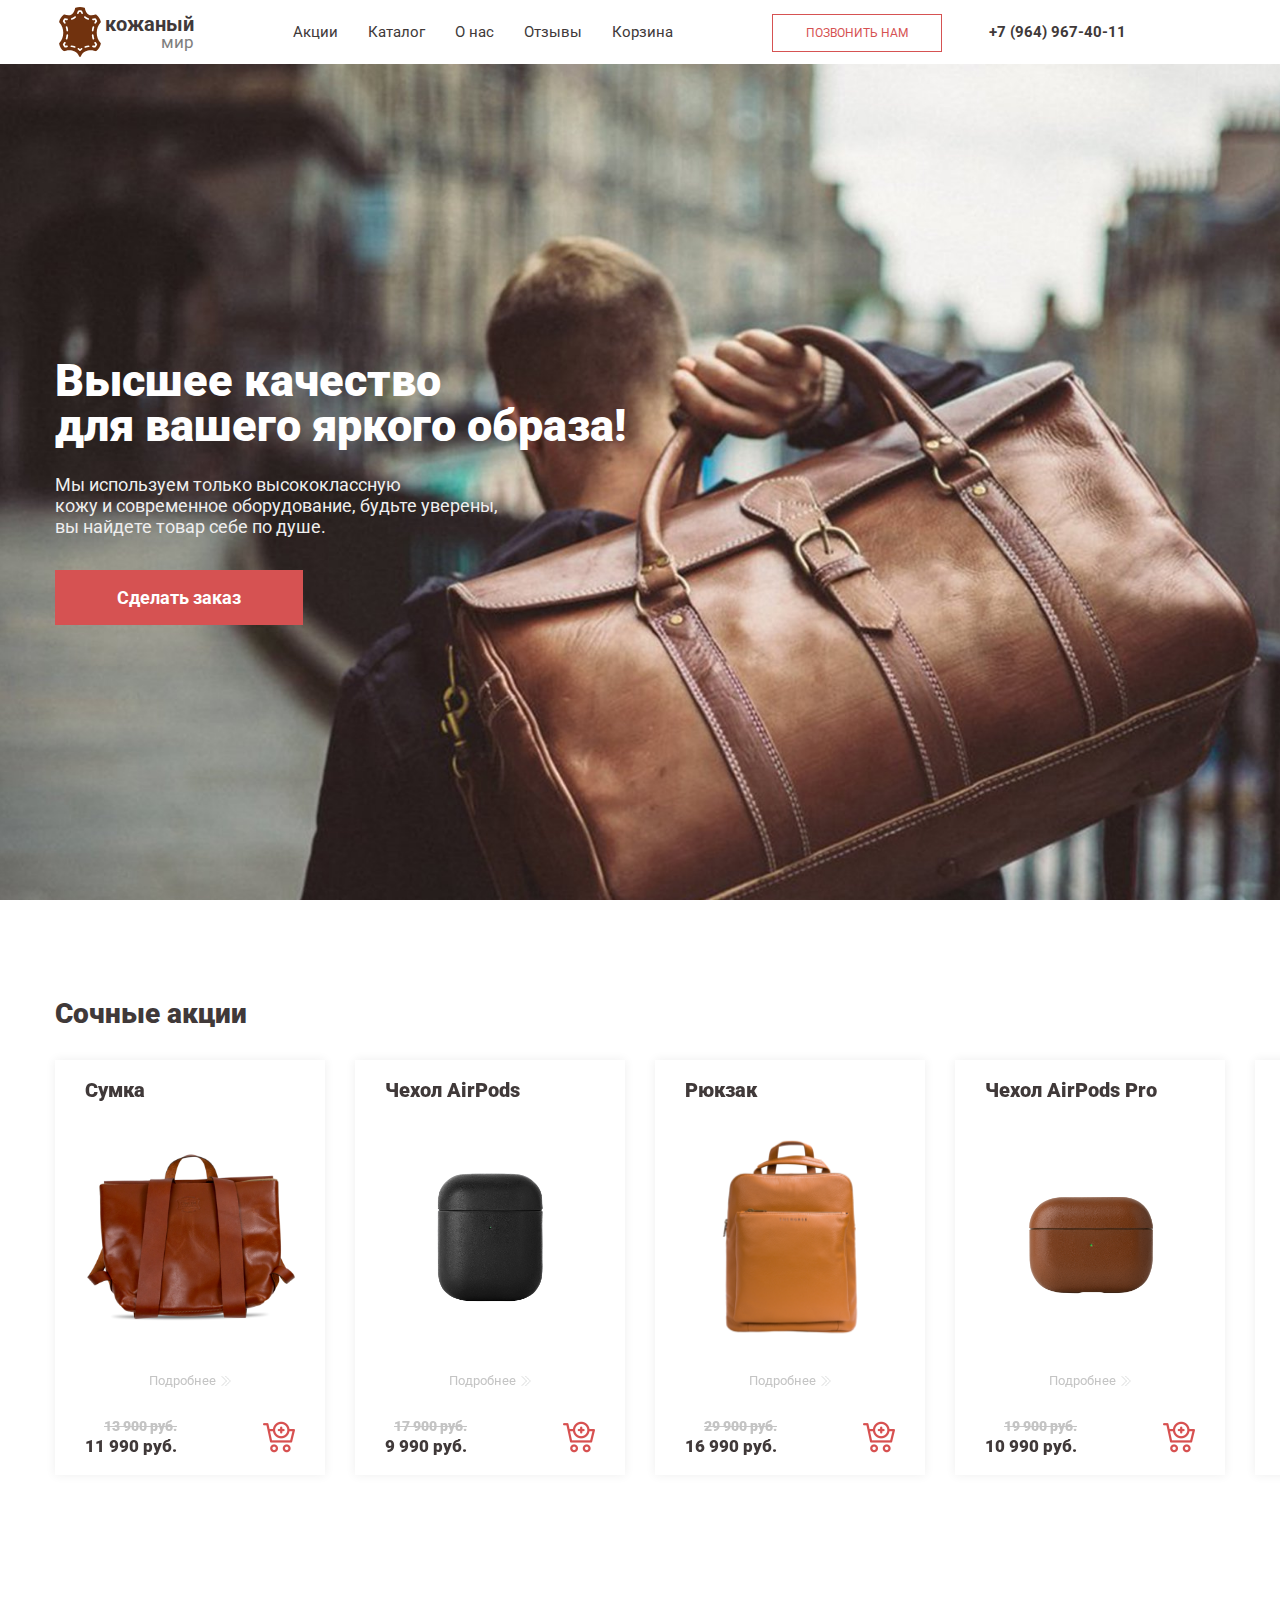
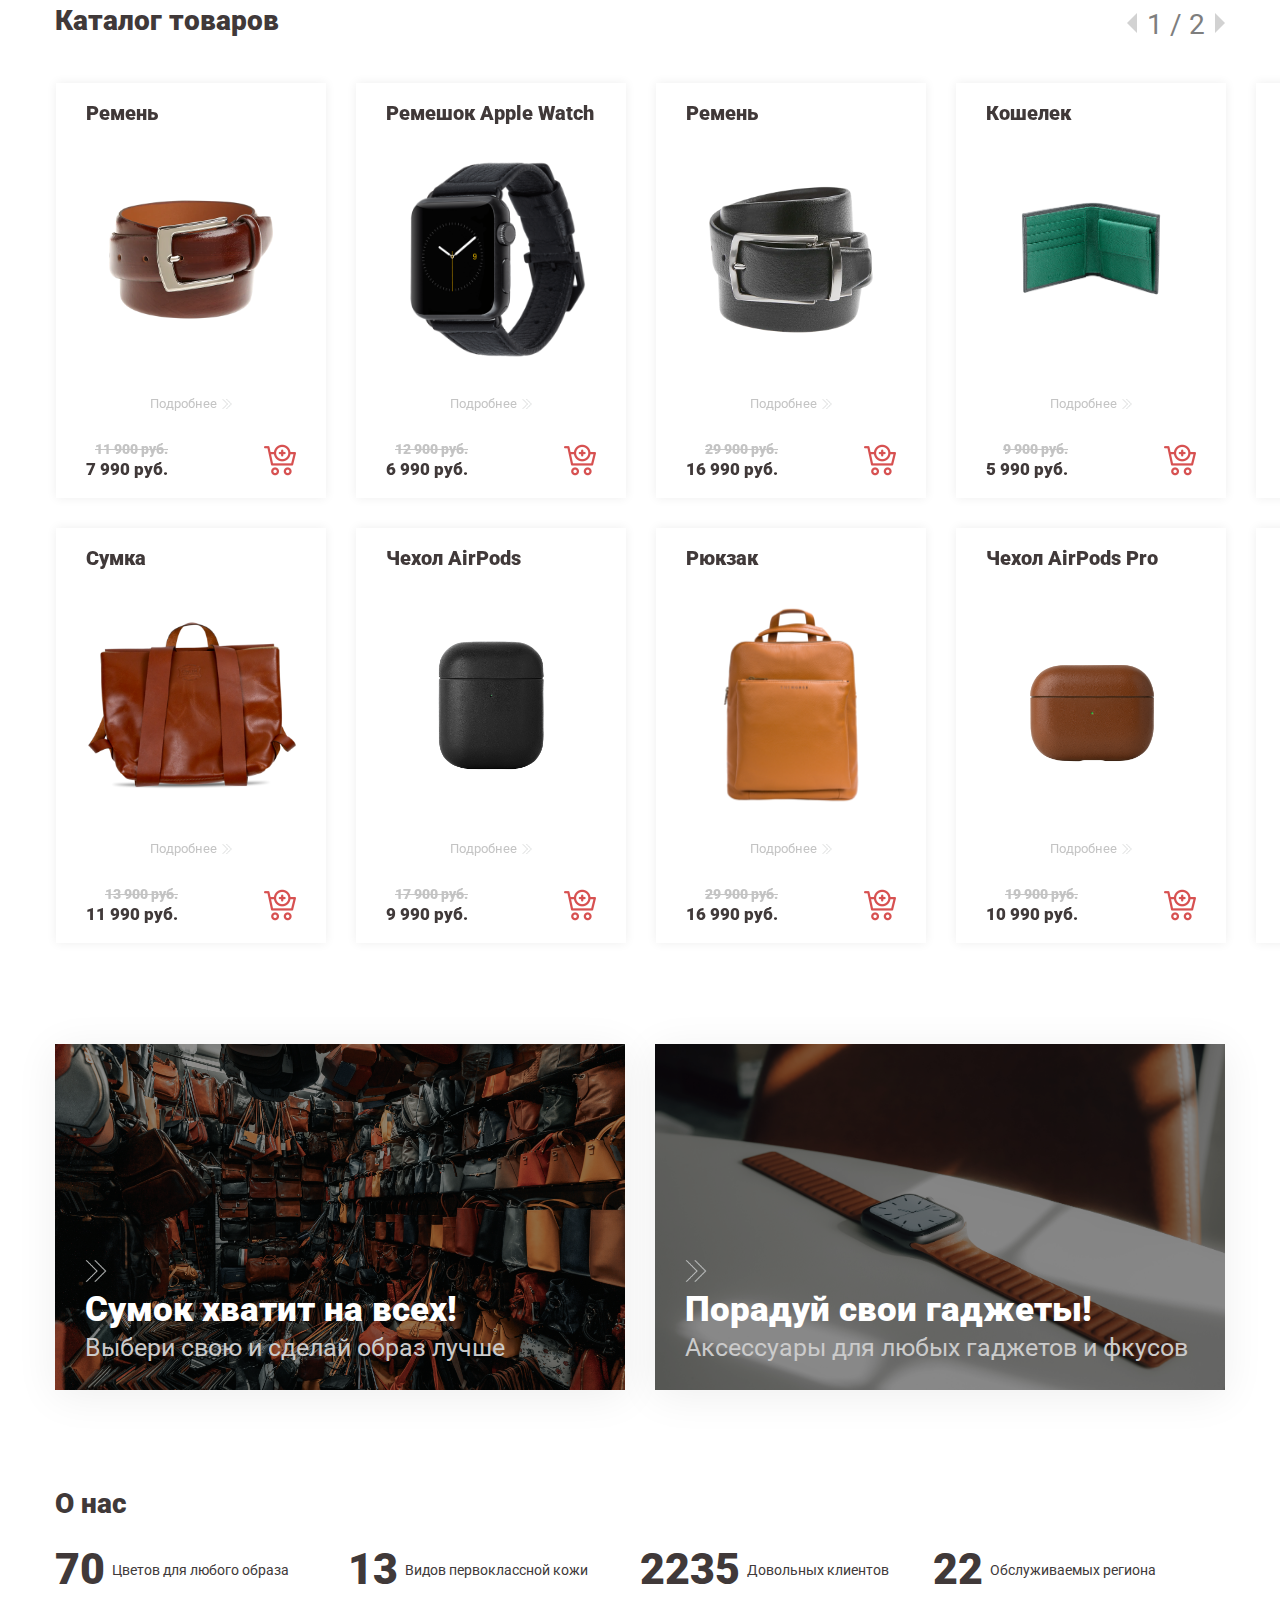
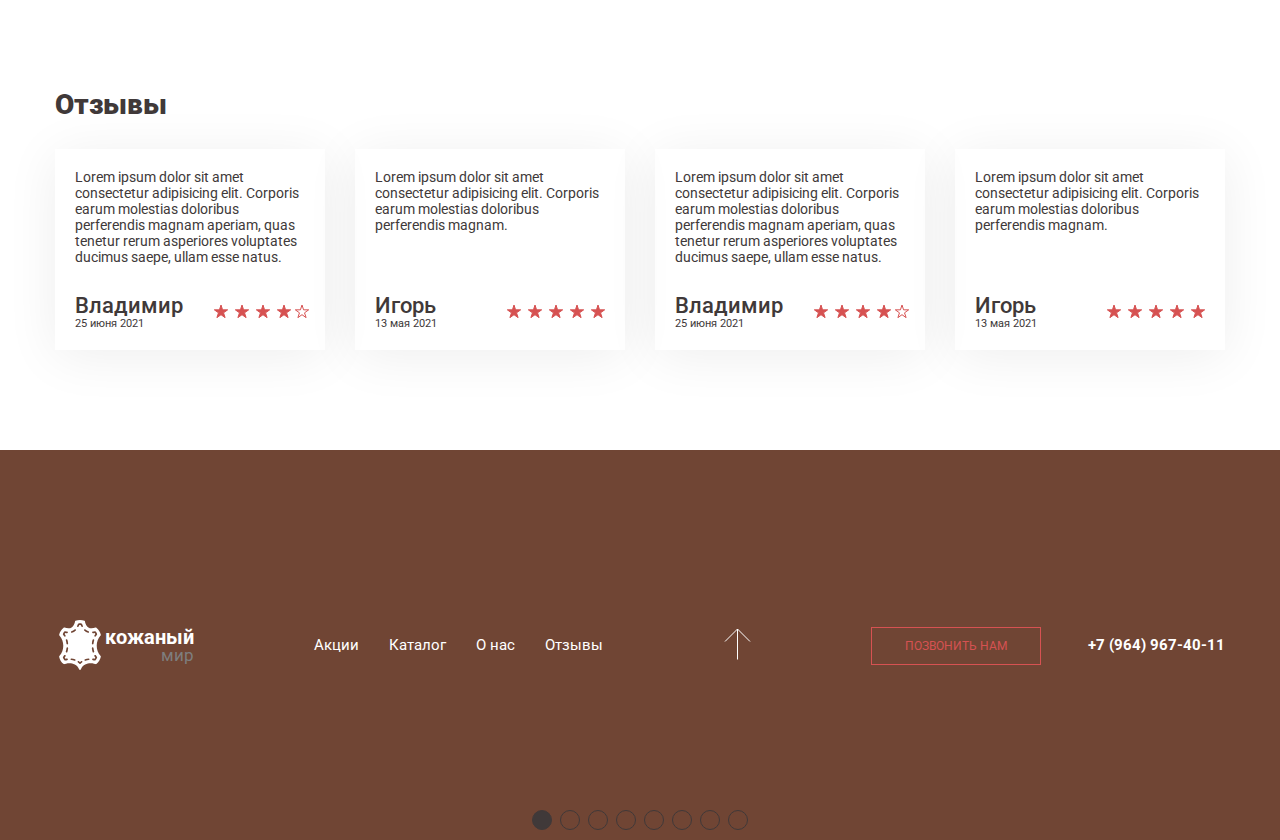
<file: index.html>
<!DOCTYPE html>
<html lang="en">

<head>
	<meta charset="UTF-8">
	<meta http-equiv="X-UA-Compatible" content="IE=edge">
	<meta name="viewport" content="width=device-width, initial-scale=1.0">
	<link rel="stylesheet" href="https://unpkg.com/swiper/swiper-bundle.min.css" />
	<link rel="stylesheet" href="./CSS/style.css">
	<title>Document</title>
</head>

<body>
	<div class="wrapper">
		<div class="mobile-menu">
			<div class="mobile-menu__row">
				<div class="mobile-menu__tel"></div>
				<div class="mobile-menu__body"></div>
			</div>
		</div>
		<div class="first-screen" id="top">
			<div class='header-container container'>
				<header class="header">
					<div class="header__row">
						<a href="" class="header__logo logo-header">
							<div class="logo-header__image"><img src="./IMG/leather.svg" alt=""><img src="./IMG/leatherwhite.svg" alt=""></div>
							<div class="logo-header__text text-logo">
								<div class="text-logo__hight">кожаный</div>
								<div class="text-logo__low">мир</div>
							</div>
						</a>
						<ul class="header__menu" data-da=".mobile-menu__body,1000,2">
							<li><a href="">Акции</a></li>
							<li><a href="">Каталог</a></li>
							<li><a href="">О нас</a></li>
							<li><a href="">Отзывы</a></li>
							<li><a href="">Корзина<div class="cart"></div></a></li>
						</ul>
						<div class="header__tel tel-header" >
							<div class="tel-header__row">
								<div class="tel-header__button" data-da='.mobile-menu__tel,500,0'>
									<a href=""><span>позвонить нам</span></a>
								</div>
								<div class="tel-header__tel" data-da='.mobile-menu__tel,700,1'><a href="tel:+79649674011" type>+7 (964) 967-40-11</a>
								</div>
							</div>
						</div>
						<div class="header__cart">
							<a href="">
								<img src="./IMG/shopping-cart.png" alt="">
							</a>
						</div>
						<div class="header__burger burger" id="burger">
							<div class="burger__body">
								<span></span>
								<span></span>
								<span></span>
							</div>
						</div>
					</div>
				</header>
			</div>
			<div class="main-screen">
				<div class="main-screen__row container">
					<div class="main-screen__title">Высшее качество <br>для вашего яркого образа!</div>
					<div class="main-screen__text">Мы используем только высококлассную <br> кожу и современное
						оборудование, будьте уверены,<br>
						вы найдете товар себе по душе.</div>
					<div class="main-screen__button"><a href="">Сделать заказ</a></div>
				</div>
			</div>
		</div>
		<main class="main">
			
			<div class='container'>
				<div class="main__stock stock">
					<div class="stock__title title">Сочные акции</div>
					<div class="stock__slider slider-stock">
						<div class='swiper-container slider-stock__container'>
							<div class='swiper-wrapper slider-stock__row'>
								<div class='swiper-slide slider-stock__slide stock-slide'>
									<a href='' class="stock-slide__row">
										<div class="stock-slide__title">
											Сумка
										</div>
										<div class="stock-slide__image">
											<img src="./IMG/Сумка.png" alt="">
										</div>
										<div class="stock-slide__more">
											<a href="">Подробнее <img src="./IMG/right-arrow.png" alt=""></a>
										</div>
										<div class="stock-slide__footer">
											<div class="stock-slide__price price-slide">
												<span class="price-slide__pre">13 900 руб.</span>
												<span class="price-slide__now">11 990 руб.</span>
											</div>
											<div class="stock-slide__cart"><a href=""><img src="./IMG/cart.png" alt=""></a></div>
										</div>
									</a>
								</div>
								<div class='swiper-slide slider-stock__slide stock-slide'>
									<a href='' class="stock-slide__row">
										<div class="stock-slide__title">
											Чехол AirPods
										</div>
										<div class="stock-slide__image">
											<img src="./IMG/Чехол1.png" alt="">
										</div>
										<div class="stock-slide__more">
											<a href="">Подробнее<img src="./IMG/right-arrow.png" alt=""></a>
										</div>
										<div class="stock-slide__footer">
											<div class="stock-slide__price price-slide">
												<span class="price-slide__pre">17 900 руб.</span>
												<span class="price-slide__now">9 990 руб.</span>
											</div>
											<div class="stock-slide__cart"><a href=""><img src="./IMG/cart.png" alt=""></a></div>
										</div>
									</a>
								</div>
								<div class='swiper-slide slider-stock__slide stock-slide'>
									<a href='' class="stock-slide__row">
										<div class="stock-slide__title">
											Рюкзак
										</div>
										<div class="stock-slide__image">
											<img src="./IMG/Рюкзак.jpg" alt="">
										</div>
										<div class="stock-slide__more">
											<a href="">Подробнее <img src="./IMG/right-arrow.png" alt=""></a>
										</div>
										<div class="stock-slide__footer">
											<div class="stock-slide__price price-slide">
												<span class="price-slide__pre">29 900 руб.</span>
												<span class="price-slide__now">16 990 руб.</span>
											</div>
											<div class="stock-slide__cart"><a href=""><img src="./IMG/cart.png" alt=""></a></div>
										</div>
									</a>
								</div>
								<div class='swiper-slide slider-stock__slide stock-slide'>
									<a href='' class="stock-slide__row">
										<div class="stock-slide__title">
											Чехол AirPods Pro
										</div>
										<div class="stock-slide__image">
											<img src="./IMG/Чехол.jpg" alt="">
										</div>
										<div class="stock-slide__more">
											<a href="">Подробнее <img src="./IMG/right-arrow.png" alt=""></a>
										</div>
										<div class="stock-slide__footer">
											<div class="stock-slide__price price-slide">
												<span class="price-slide__pre">19 900 руб.</span>
												<span class="price-slide__now">10 990 руб.</span>
											</div>
											<div class="stock-slide__cart"><a href=""><img src="./IMG/cart.png" alt=""></a></div>
										</div>
									</a>
								</div>
								<div class='swiper-slide slider-stock__slide stock-slide'>
									<a href='' class="stock-slide__row">
										<div class="stock-slide__title">
											Сумка
										</div>
										<div class="stock-slide__image">
											<img src="./IMG/Сумка.png" alt="">
										</div>
										<div class="stock-slide__more">
											<a href="">Подробнее <img src="./IMG/right-arrow.png" alt=""></a>
										</div>
										<div class="stock-slide__footer">
											<div class="stock-slide__price price-slide">
												<span class="price-slide__pre">13 900 руб.</span>
												<span class="price-slide__now">11 990 руб.</span>
											</div>
											<div class="stock-slide__cart"><a href=""><img src="./IMG/cart.png" alt=""></a></div>
										</div>
									</a>
								</div>
								<div class='swiper-slide slider-stock__slide stock-slide'>
									<a href='' class="stock-slide__row">
										<div class="stock-slide__title">
											Чехол AirPods
										</div>
										<div class="stock-slide__image">
											<img src="./IMG/Чехол1.png" alt="">
										</div>
										<div class="stock-slide__more">
											<a href="">Подробнее<img src="./IMG/right-arrow.png" alt=""></a>
										</div>
										<div class="stock-slide__footer">
											<div class="stock-slide__price price-slide">
												<span class="price-slide__pre">17 900 руб.</span>
												<span class="price-slide__now">9 990 руб.</span>
											</div>
											<div class="stock-slide__cart"><a href=""><img src="./IMG/cart.png" alt=""></a></div>
										</div>
									</a>
								</div>
								<div class='swiper-slide slider-stock__slide stock-slide'>
									<a href='' class="stock-slide__row">
										<div class="stock-slide__title">
											Рюкзак
										</div>
										<div class="stock-slide__image">
											<img src="./IMG/Рюкзак.jpg" alt="">
										</div>
										<div class="stock-slide__more">
											<a href="">Подробнее <img src="./IMG/right-arrow.png" alt=""></a>
										</div>
										<div class="stock-slide__footer">
											<div class="stock-slide__price price-slide">
												<span class="price-slide__pre">29 900 руб.</span>
												<span class="price-slide__now">16 990 руб.</span>
											</div>
											<div class="stock-slide__cart"><a href=""><img src="./IMG/cart.png" alt=""></a></div>
										</div>
									</a>
								</div>
								<div class='swiper-slide slider-stock__slide stock-slide'>
									<a href='' class="stock-slide__row">
										<div class="stock-slide__title">
											Чехол AirPods Pro
										</div>
										<div class="stock-slide__image">
											<img src="./IMG/Чехол.jpg" alt="">
										</div>
										<div class="stock-slide__more">
											<a href="">Подробнее <img src="./IMG/right-arrow.png" alt=""></a>
										</div>
										<div class="stock-slide__footer">
											<div class="stock-slide__price price-slide">
												<span class="price-slide__pre">19 900 руб.</span>
												<span class="price-slide__now">10 990 руб.</span>
											</div>
											<div class="stock-slide__cart"><a href=""><img src="./IMG/cart.png" alt=""></a></div>
										</div>
									</a>
								</div>
							</div>
						</div>
						<div class="swiper-pagination slide-stock"></div>
					</div>
				</div>
			</div>
			<div class='container'>
				<div class="main__catalog catalog">
				
					<div class="catalog__title">
						<div class="catalog__text title">Каталог товаров</div>
						<div class="catalog__slide-nav">
							<div class="catalog__prev swiper-button-prev"></div>
							<div class="catalog__nav_text"></div>
							<div class="catalog__next swiper-button-next"></div>
						</div>
					</div>
					<div class="catalog__slider catalog-slider">
						<div class='swiper-container catalog-slider__container'>
							<div class='swiper-wrapper catalog-slider__row'>
								<div class='swiper-slide catalog-slider__slide'>
									<div class="catalog-slider__grid">
										<div class='slider-stock__slide stock-slide catalog-slider__card'>
											<a href='' class="stock-slide__row">
												<div class="stock-slide__title">
													Ремень
												</div>
												<div class="stock-slide__image">
													<img src="./IMG/Ремень.webp" alt="">
												</div>
												<div class="stock-slide__more">
													<a href="">Подробнее <img src="./IMG/right-arrow.png" alt=""></a>
												</div>
												<div class="stock-slide__footer">
													<div class="stock-slide__price price-slide">
														<span class="price-slide__pre">11 900 руб.</span>
														<span class="price-slide__now">7 990 руб.</span>
													</div>
													<div class="stock-slide__cart"><a href=""><img src="./IMG/cart.png" alt=""></a>
													</div>
												</div>
											</a>
										</div>
										<div class='slider-stock__slide stock-slide catalog-slider__card'>
											<a href='' class="stock-slide__row">
												<div class="stock-slide__title">
													Ремешок Apple Watch
												</div>
												<div class="stock-slide__image">
													<img src="./IMG/signature_leather_38.png" alt="">
												</div>
												<div class="stock-slide__more">
													<a href="">Подробнее<img src="./IMG/right-arrow.png" alt=""></a>
												</div>
												<div class="stock-slide__footer">
													<div class="stock-slide__price price-slide">
														<span class="price-slide__pre">12 900 руб.</span>
														<span class="price-slide__now">6 990 руб.</span>
													</div>
													<div class="stock-slide__cart"><a href=""><img src="./IMG/cart.png" alt=""></a>
													</div>
												</div>
											</a>
										</div>
										<div class='slider-stock__slide stock-slide catalog-slider__card'>
											<a href='' class="stock-slide__row">
												<div class="stock-slide__title">
													Ремень
												</div>
												<div class="stock-slide__image">
													<img src="./IMG/Ремень1.webp" alt="">
												</div>
												<div class="stock-slide__more">
													<a href="">Подробнее <img src="./IMG/right-arrow.png" alt=""></a>
												</div>
												<div class="stock-slide__footer">
													<div class="stock-slide__price price-slide">
														<span class="price-slide__pre">29 900 руб.</span>
														<span class="price-slide__now">16 990 руб.</span>
													</div>
													<div class="stock-slide__cart"><a href=""><img src="./IMG/cart.png" alt=""></a>
													</div>
												</div>
											</a>
										</div>
										<div class='slider-stock__slide stock-slide catalog-slider__card'>
											<a href='' class="stock-slide__row">
												<div class="stock-slide__title">
													Кошелек
												</div>
												<div class="stock-slide__image">
													<img src="./IMG/wallet.png" alt="">
												</div>
												<div class="stock-slide__more">
													<a href="">Подробнее <img src="./IMG/right-arrow.png" alt=""></a>
												</div>
												<div class="stock-slide__footer">
													<div class="stock-slide__price price-slide">
														<span class="price-slide__pre">9 900 руб.</span>
														<span class="price-slide__now">5 990 руб.</span>
													</div>
													<div class="stock-slide__cart"><a href=""><img src="./IMG/cart.png" alt=""></a>
													</div>
												</div>
											</a>
										</div>
										<div class='slider-stock__slide stock-slide catalog-slider__card'>
											<a href='' class="stock-slide__row">
												<div class="stock-slide__title">
													Сумка
												</div>
												<div class="stock-slide__image">
													<img src="./IMG/Сумка.png" alt="">
												</div>
												<div class="stock-slide__more">
													<a href="">Подробнее <img src="./IMG/right-arrow.png" alt=""></a>
												</div>
												<div class="stock-slide__footer">
													<div class="stock-slide__price price-slide">
														<span class="price-slide__pre">13 900 руб.</span>
														<span class="price-slide__now">11 990 руб.</span>
													</div>
													<div class="stock-slide__cart"><a href=""><img src="./IMG/cart.png" alt=""></a>
													</div>
												</div>
											</a>
										</div>
										<div class='slider-stock__slide stock-slide catalog-slider__card'>
											<a href='' class="stock-slide__row">
												<div class="stock-slide__title">
													Чехол AirPods
												</div>
												<div class="stock-slide__image">
													<img src="./IMG/Чехол1.png" alt="">
												</div>
												<div class="stock-slide__more">
													<a href="">Подробнее<img src="./IMG/right-arrow.png" alt=""></a>
												</div>
												<div class="stock-slide__footer">
													<div class="stock-slide__price price-slide">
														<span class="price-slide__pre">17 900 руб.</span>
														<span class="price-slide__now">9 990 руб.</span>
													</div>
													<div class="stock-slide__cart"><a href=""><img src="./IMG/cart.png" alt=""></a>
													</div>
												</div>
											</a>
										</div>
										<div class='slider-stock__slide stock-slide catalog-slider__card'>
											<a href='' class="stock-slide__row">
												<div class="stock-slide__title">
													Рюкзак
												</div>
												<div class="stock-slide__image">
													<img src="./IMG/Рюкзак.jpg" alt="">
												</div>
												<div class="stock-slide__more">
													<a href="">Подробнее <img src="./IMG/right-arrow.png" alt=""></a>
												</div>
												<div class="stock-slide__footer">
													<div class="stock-slide__price price-slide">
														<span class="price-slide__pre">29 900 руб.</span>
														<span class="price-slide__now">16 990 руб.</span>
													</div>
													<div class="stock-slide__cart"><a href=""><img src="./IMG/cart.png" alt=""></a>
													</div>
												</div>
											</a>
										</div>
										<div class='slider-stock__slide stock-slide catalog-slider__card'>
											<a href='' class="stock-slide__row">
												<div class="stock-slide__title">
													Чехол AirPods Pro
												</div>
												<div class="stock-slide__image">
													<img src="./IMG/Чехол.jpg" alt="">
												</div>
												<div class="stock-slide__more">
													<a href="">Подробнее <img src="./IMG/right-arrow.png" alt=""></a>
												</div>
												<div class="stock-slide__footer">
													<div class="stock-slide__price price-slide">
														<span class="price-slide__pre">19 900 руб.</span>
														<span class="price-slide__now">10 990 руб.</span>
													</div>
													<div class="stock-slide__cart"><a href=""><img src="./IMG/cart.png" alt=""></a>
													</div>
												</div>
											</a>
										</div>
									</div>
				
								</div>
								<div class='swiper-slide catalog-slider__slide'>
									<div class="catalog-slider__grid">
										<div class='slider-stock__slide stock-slide catalog-slider__card'>
											<a href='' class="stock-slide__row">
												<div class="stock-slide__title">
													Ремень
												</div>
												<div class="stock-slide__image">
													<img src="./IMG/Ремень.webp" alt="">
												</div>
												<div class="stock-slide__more">
													<a href="">Подробнее <img src="./IMG/right-arrow.png" alt=""></a>
												</div>
												<div class="stock-slide__footer">
													<div class="stock-slide__price price-slide">
														<span class="price-slide__pre">11 900 руб.</span>
														<span class="price-slide__now">7 990 руб.</span>
													</div>
													<div class="stock-slide__cart"><a href=""><img src="./IMG/cart.png" alt=""></a>
													</div>
												</div>
											</a>
										</div>
										<div class='slider-stock__slide stock-slide catalog-slider__card'>
											<a href='' class="stock-slide__row">
												<div class="stock-slide__title">
													Ремешок Apple Watch
												</div>
												<div class="stock-slide__image">
													<img src="./IMG/signature_leather_38.png" alt="">
												</div>
												<div class="stock-slide__more">
													<a href="">Подробнее<img src="./IMG/right-arrow.png" alt=""></a>
												</div>
												<div class="stock-slide__footer">
													<div class="stock-slide__price price-slide">
														<span class="price-slide__pre">12 900 руб.</span>
														<span class="price-slide__now">6 990 руб.</span>
													</div>
													<div class="stock-slide__cart"><a href=""><img src="./IMG/cart.png" alt=""></a>
													</div>
												</div>
											</a>
										</div>
										<div class='slider-stock__slide stock-slide catalog-slider__card'>
											<a href='' class="stock-slide__row">
												<div class="stock-slide__title">
													Ремень
												</div>
												<div class="stock-slide__image">
													<img src="./IMG/Ремень1.webp" alt="">
												</div>
												<div class="stock-slide__more">
													<a href="">Подробнее <img src="./IMG/right-arrow.png" alt=""></a>
												</div>
												<div class="stock-slide__footer">
													<div class="stock-slide__price price-slide">
														<span class="price-slide__pre">29 900 руб.</span>
														<span class="price-slide__now">16 990 руб.</span>
													</div>
													<div class="stock-slide__cart"><a href=""><img src="./IMG/cart.png" alt=""></a>
													</div>
												</div>
											</a>
										</div>
										<div class='slider-stock__slide stock-slide catalog-slider__card'>
											<a href='' class="stock-slide__row">
												<div class="stock-slide__title">
													Кошелек
												</div>
												<div class="stock-slide__image">
													<img src="./IMG/wallet.png" alt="">
												</div>
												<div class="stock-slide__more">
													<a href="">Подробнее <img src="./IMG/right-arrow.png" alt=""></a>
												</div>
												<div class="stock-slide__footer">
													<div class="stock-slide__price price-slide">
														<span class="price-slide__pre">9 900 руб.</span>
														<span class="price-slide__now">5 990 руб.</span>
													</div>
													<div class="stock-slide__cart"><a href=""><img src="./IMG/cart.png" alt=""></a>
													</div>
												</div>
											</a>
										</div>
										<div class='slider-stock__slide stock-slide catalog-slider__card'>
											<a href='' class="stock-slide__row">
												<div class="stock-slide__title">
													Сумка
												</div>
												<div class="stock-slide__image">
													<img src="./IMG/Сумка.png" alt="">
												</div>
												<div class="stock-slide__more">
													<a href="">Подробнее <img src="./IMG/right-arrow.png" alt=""></a>
												</div>
												<div class="stock-slide__footer">
													<div class="stock-slide__price price-slide">
														<span class="price-slide__pre">13 900 руб.</span>
														<span class="price-slide__now">11 990 руб.</span>
													</div>
													<div class="stock-slide__cart"><a href=""><img src="./IMG/cart.png" alt=""></a>
													</div>
												</div>
											</a>
										</div>
										<div class='slider-stock__slide stock-slide catalog-slider__card'>
											<a href='' class="stock-slide__row">
												<div class="stock-slide__title">
													Чехол AirPods
												</div>
												<div class="stock-slide__image">
													<img src="./IMG/Чехол1.png" alt="">
												</div>
												<div class="stock-slide__more">
													<a href="">Подробнее<img src="./IMG/right-arrow.png" alt=""></a>
												</div>
												<div class="stock-slide__footer">
													<div class="stock-slide__price price-slide">
														<span class="price-slide__pre">17 900 руб.</span>
														<span class="price-slide__now">9 990 руб.</span>
													</div>
													<div class="stock-slide__cart"><a href=""><img src="./IMG/cart.png" alt=""></a>
													</div>
												</div>
											</a>
										</div>
										<div class='slider-stock__slide stock-slide catalog-slider__card'>
											<a href='' class="stock-slide__row">
												<div class="stock-slide__title">
													Рюкзак
												</div>
												<div class="stock-slide__image">
													<img src="./IMG/Рюкзак.jpg" alt="">
												</div>
												<div class="stock-slide__more">
													<a href="">Подробнее <img src="./IMG/right-arrow.png" alt=""></a>
												</div>
												<div class="stock-slide__footer">
													<div class="stock-slide__price price-slide">
														<span class="price-slide__pre">29 900 руб.</span>
														<span class="price-slide__now">16 990 руб.</span>
													</div>
													<div class="stock-slide__cart"><a href=""><img src="./IMG/cart.png" alt=""></a>
													</div>
												</div>
											</a>
										</div>
										<div class='slider-stock__slide stock-slide catalog-slider__card'>
											<a href='' class="stock-slide__row">
												<div class="stock-slide__title">
													Чехол AirPods Pro
												</div>
												<div class="stock-slide__image">
													<img src="./IMG/Чехол.jpg" alt="">
												</div>
												<div class="stock-slide__more">
													<a href="">Подробнее <img src="./IMG/right-arrow.png" alt=""></a>
												</div>
												<div class="stock-slide__footer">
													<div class="stock-slide__price price-slide">
														<span class="price-slide__pre">19 900 руб.</span>
														<span class="price-slide__now">10 990 руб.</span>
													</div>
													<div class="stock-slide__cart"><a href=""><img src="./IMG/cart.png" alt=""></a>
													</div>
												</div>
											</a>
										</div>
									</div>
								
								</div>
							</div>
						</div>
					</div>
				</div>
			</div>
			
			<div class='container'>
				<div class="main__cards cards">
					<div class="cards__row">
						<div class="cards__item item-card">
							<div class="item-card__row">
								<img src="./IMG/clay-banks-5_gOBOWQmjw-unsplash.jpg" alt="">
								<div class="item-card__img">
									<a href=""><img src="./IMG/right-arrow.png" alt=""></a>
								</div>
								<div class="item-card__title">Сумок хватит на всех!</div>
								<div class="item-card__text">Выбери свою и сделай образ лучше</div>
							</div>
						</div>
						<div class="cards__item item-card">
				
							<div class="item-card__row">
								<img src="./IMG/taylor-beach-eMw8QpW7_s4-unsplash.jpg" alt="">
								<div class="item-card__img">
									<a href=""><img src="./IMG/right-arrow.png" alt=""></a>
								</div>
								<div class="item-card__title">Порадуй свои гаджеты!</div>
								<div class="item-card__text">Аксессуары для любых гаджетов и фкусов</div>
							</div>
						</div>
					</div>
				</div>
			</div>
			<div class='container'>

				<div class="main__requests requests">
					<div class="requests__row">
						<div class="requests__title title">
							О нас
						</div>
						<div class="requests__body">
							<div class="requests__item item-req">
								<div class="item-req__num">70</div>
								<div class="item-req__text">Цветов для любого образа</div>
							</div>
							<div class="requests__item item-req">
								<div class="item-req__num">13</div>
								<div class="item-req__text">Видов первоклассной кожи</div>
							</div>
							<div class="requests__item item-req">
								<div class="item-req__num">2235</div>
								<div class="item-req__text">Довольных клиентов</div>
							</div>
							<div class="requests__item item-req">
								<div class="item-req__num">22</div>
								<div class="item-req__text">Обслуживаемых региона</div>
							</div>
						</div>
					</div>
				</div>
			</div>
			<div class='container'>
				<div class="main__about about">
					<div class="about__title title">Отзывы</div>
					<div class="about__row">
						<div class="about__item item-about">
							<div class="item-about__row">
								<div class="item-about__text">
									Lorem ipsum dolor sit amet consectetur adipisicing elit. Corporis earum molestias
									doloribus perferendis magnam
									aperiam, quas tenetur rerum asperiores voluptates ducimus saepe, ullam esse natus.
								</div>
								<div class="item-about__footer">
									<div class="item-about__person">
										<div class="item-about__name">Владимир</div>
										<div class="item-about__date">25 июня 2021</div>
									</div>
									<div class="item-about__stars">
										<div class="stars__item">
											<svg width="14" height="13" viewBox="0 0 14 13" fill="none"
												xmlns="http://www.w3.org/2000/svg">
												<path
													d="M7 0L8.5716 4.83688H13.6574L9.5429 7.82624L11.1145 12.6631L7 9.67376L2.8855 12.6631L4.4571 7.82624L0.342604 4.83688H5.4284L7 0Z"
													fill="#D65252" stroke="#D65252" />
											</svg>
										</div>
										<div class="stars__item">
											<svg width="14" height="13" viewBox="0 0 14 13" fill="none"
												xmlns="http://www.w3.org/2000/svg">
												<path
													d="M7 0L8.5716 4.83688H13.6574L9.5429 7.82624L11.1145 12.6631L7 9.67376L2.8855 12.6631L4.4571 7.82624L0.342604 4.83688H5.4284L7 0Z"
													fill="#D65252" stroke="#D65252" />
											</svg>
										</div>
										<div class="stars__item">
											<svg width="14" height="13" viewBox="0 0 14 13" fill="none"
												xmlns="http://www.w3.org/2000/svg">
												<path
													d="M7 0L8.5716 4.83688H13.6574L9.5429 7.82624L11.1145 12.6631L7 9.67376L2.8855 12.6631L4.4571 7.82624L0.342604 4.83688H5.4284L7 0Z"
													fill="#D65252" stroke="#D65252" />
											</svg>
										</div>
										<div class="stars__item">
											<svg width="14" height="13" viewBox="0 0 14 13" fill="none"
												xmlns="http://www.w3.org/2000/svg">
												<path
													d="M7 0L8.5716 4.83688H13.6574L9.5429 7.82624L11.1145 12.6631L7 9.67376L2.8855 12.6631L4.4571 7.82624L0.342604 4.83688H5.4284L7 0Z"
													fill="#D65252" stroke="#D65252" />
											</svg>
										</div>
										<div class="stars__itemplus">
											<svg width="14" height="13" viewBox="0 0 14 13" fill="none"
												xmlns="http://www.w3.org/2000/svg">
												<path
													d="M7 0L8.5716 4.83688H13.6574L9.5429 7.82624L11.1145 12.6631L7 9.67376L2.8855 12.6631L4.4571 7.82624L0.342604 4.83688H5.4284L7 0Z"
													stroke="#D65252" />
											</svg>
										</div>
									</div>
								</div>
							</div>
				
						</div>
						<div class="about__item item-about">
							<div class="item-about__row">
								<div class="item-about__text">
									Lorem ipsum dolor sit amet consectetur adipisicing elit. Corporis earum molestias
									doloribus perferendis
									magnam.
								</div>
								<div class="item-about__footer">
									<div class="item-about__person">
										<div class="item-about__name">Игорь</div>
										<div class="item-about__date">13 мая 2021</div>
									</div>
									<div class="item-about__stars stars">
										<div class="stars__item">
											<svg width="14" height="13" viewBox="0 0 14 13" fill="none"
												xmlns="http://www.w3.org/2000/svg">
												<path
													d="M7 0L8.5716 4.83688H13.6574L9.5429 7.82624L11.1145 12.6631L7 9.67376L2.8855 12.6631L4.4571 7.82624L0.342604 4.83688H5.4284L7 0Z"
													fill="#D65252" stroke="#D65252" />
											</svg>
										</div>
										<div class="stars__item">
											<svg width="14" height="13" viewBox="0 0 14 13" fill="none"
												xmlns="http://www.w3.org/2000/svg">
												<path
													d="M7 0L8.5716 4.83688H13.6574L9.5429 7.82624L11.1145 12.6631L7 9.67376L2.8855 12.6631L4.4571 7.82624L0.342604 4.83688H5.4284L7 0Z"
													fill="#D65252" stroke="#D65252" />
											</svg>
										</div>
										<div class="stars__item">
											<svg width="14" height="13" viewBox="0 0 14 13" fill="none"
												xmlns="http://www.w3.org/2000/svg">
												<path
													d="M7 0L8.5716 4.83688H13.6574L9.5429 7.82624L11.1145 12.6631L7 9.67376L2.8855 12.6631L4.4571 7.82624L0.342604 4.83688H5.4284L7 0Z"
													fill="#D65252" stroke="#D65252" />
											</svg>
										</div>
										<div class="stars__item">
											<svg width="14" height="13" viewBox="0 0 14 13" fill="none"
												xmlns="http://www.w3.org/2000/svg">
												<path
													d="M7 0L8.5716 4.83688H13.6574L9.5429 7.82624L11.1145 12.6631L7 9.67376L2.8855 12.6631L4.4571 7.82624L0.342604 4.83688H5.4284L7 0Z"
													fill="#D65252" stroke="#D65252" />
											</svg>
										</div>
										<div class="stars__item">
											<svg width="14" height="13" viewBox="0 0 14 13" fill="none"
												xmlns="http://www.w3.org/2000/svg">
												<path
													d="M7 0L8.5716 4.83688H13.6574L9.5429 7.82624L11.1145 12.6631L7 9.67376L2.8855 12.6631L4.4571 7.82624L0.342604 4.83688H5.4284L7 0Z"
													fill="#D65252" stroke="#D65252" />
											</svg>
										</div>
									</div>
								</div>
							</div>
				
						</div>
						<div class="about__item item-about">
							<div class="item-about__row">
								<div class="item-about__text">
									Lorem ipsum dolor sit amet consectetur adipisicing elit. Corporis earum molestias
									doloribus perferendis
									magnam
									aperiam, quas tenetur rerum asperiores voluptates ducimus saepe, ullam esse natus.
								</div>
								<div class="item-about__footer">
									<div class="item-about__person">
										<div class="item-about__name">Владимир</div>
										<div class="item-about__date">25 июня 2021</div>
									</div>
									<div class="item-about__stars">
										<div class="stars__item">
											<svg width="14" height="13" viewBox="0 0 14 13" fill="none"
												xmlns="http://www.w3.org/2000/svg">
												<path
													d="M7 0L8.5716 4.83688H13.6574L9.5429 7.82624L11.1145 12.6631L7 9.67376L2.8855 12.6631L4.4571 7.82624L0.342604 4.83688H5.4284L7 0Z"
													fill="#D65252" stroke="#D65252" />
											</svg>
										</div>
										<div class="stars__item">
											<svg width="14" height="13" viewBox="0 0 14 13" fill="none"
												xmlns="http://www.w3.org/2000/svg">
												<path
													d="M7 0L8.5716 4.83688H13.6574L9.5429 7.82624L11.1145 12.6631L7 9.67376L2.8855 12.6631L4.4571 7.82624L0.342604 4.83688H5.4284L7 0Z"
													fill="#D65252" stroke="#D65252" />
											</svg>
										</div>
										<div class="stars__item">
											<svg width="14" height="13" viewBox="0 0 14 13" fill="none"
												xmlns="http://www.w3.org/2000/svg">
												<path
													d="M7 0L8.5716 4.83688H13.6574L9.5429 7.82624L11.1145 12.6631L7 9.67376L2.8855 12.6631L4.4571 7.82624L0.342604 4.83688H5.4284L7 0Z"
													fill="#D65252" stroke="#D65252" />
											</svg>
										</div>
										<div class="stars__item">
											<svg width="14" height="13" viewBox="0 0 14 13" fill="none"
												xmlns="http://www.w3.org/2000/svg">
												<path
													d="M7 0L8.5716 4.83688H13.6574L9.5429 7.82624L11.1145 12.6631L7 9.67376L2.8855 12.6631L4.4571 7.82624L0.342604 4.83688H5.4284L7 0Z"
													fill="#D65252" stroke="#D65252" />
											</svg>
										</div>
										<div class="stars__itemplus">
											<svg width="14" height="13" viewBox="0 0 14 13" fill="none"
												xmlns="http://www.w3.org/2000/svg">
												<path
													d="M7 0L8.5716 4.83688H13.6574L9.5429 7.82624L11.1145 12.6631L7 9.67376L2.8855 12.6631L4.4571 7.82624L0.342604 4.83688H5.4284L7 0Z"
													stroke="#D65252" />
											</svg>
										</div>
									</div>
								</div>
							</div>
				
						</div>
						<div class="about__item item-about">
							<div class="item-about__row">
								<div class="item-about__text">
									Lorem ipsum dolor sit amet consectetur adipisicing elit. Corporis earum molestias
									doloribus perferendis
									magnam.
								</div>
								<div class="item-about__footer">
									<div class="item-about__person">
										<div class="item-about__name">Игорь</div>
										<div class="item-about__date">13 мая 2021</div>
									</div>
									<div class="item-about__stars stars">
										<div class="stars__item">
											<svg width="14" height="13" viewBox="0 0 14 13" fill="none"
												xmlns="http://www.w3.org/2000/svg">
												<path
													d="M7 0L8.5716 4.83688H13.6574L9.5429 7.82624L11.1145 12.6631L7 9.67376L2.8855 12.6631L4.4571 7.82624L0.342604 4.83688H5.4284L7 0Z"
													fill="#D65252" stroke="#D65252" />
											</svg>
										</div>
										<div class="stars__item">
											<svg width="14" height="13" viewBox="0 0 14 13" fill="none"
												xmlns="http://www.w3.org/2000/svg">
												<path
													d="M7 0L8.5716 4.83688H13.6574L9.5429 7.82624L11.1145 12.6631L7 9.67376L2.8855 12.6631L4.4571 7.82624L0.342604 4.83688H5.4284L7 0Z"
													fill="#D65252" stroke="#D65252" />
											</svg>
										</div>
										<div class="stars__item">
											<svg width="14" height="13" viewBox="0 0 14 13" fill="none"
												xmlns="http://www.w3.org/2000/svg">
												<path
													d="M7 0L8.5716 4.83688H13.6574L9.5429 7.82624L11.1145 12.6631L7 9.67376L2.8855 12.6631L4.4571 7.82624L0.342604 4.83688H5.4284L7 0Z"
													fill="#D65252" stroke="#D65252" />
											</svg>
										</div>
										<div class="stars__item">
											<svg width="14" height="13" viewBox="0 0 14 13" fill="none"
												xmlns="http://www.w3.org/2000/svg">
												<path
													d="M7 0L8.5716 4.83688H13.6574L9.5429 7.82624L11.1145 12.6631L7 9.67376L2.8855 12.6631L4.4571 7.82624L0.342604 4.83688H5.4284L7 0Z"
													fill="#D65252" stroke="#D65252" />
											</svg>
										</div>
										<div class="stars__item">
											<svg width="14" height="13" viewBox="0 0 14 13" fill="none"
												xmlns="http://www.w3.org/2000/svg">
												<path
													d="M7 0L8.5716 4.83688H13.6574L9.5429 7.82624L11.1145 12.6631L7 9.67376L2.8855 12.6631L4.4571 7.82624L0.342604 4.83688H5.4284L7 0Z"
													fill="#D65252" stroke="#D65252" />
											</svg>
										</div>
									</div>
								</div>
							</div>
				
						</div>
					</div>
				</div>
			</div>
				
				
				
				
				

			
		</main>
		<div class="footer__bg">
			<div class='container'>
				<footer class="footer">
					<div class="footer__row">
						<a href="" class="footer__logo logo-footer">
							<div class="logo-footer__image"><img src="./IMG/leatherwhite.svg" alt=""></div>
							<div class="logo-footer__text text-logo">
								<div class="text-logo__hight footer-hight">кожаный</div>
								<div class="text-logo__low footer-low">мир</div>
							</div>
						</a>
						<ul class="footer__menu">
							<li><a href="">Акции</a></li>
							<li><a href="">Каталог</a></li>
							<li><a href="">О нас</a></li>
							<li><a href="">Отзывы</a></li>

						</ul>
						<div class="footer__strow">
							<a href="#top" class="sctoll-to">
								<svg width="27" height="32" viewBox="0 0 27 32" fill="none"
									xmlns="http://www.w3.org/2000/svg">
									<path d="M13.5 1V31.5M13.5 1L26 13.5M13.5 1L1 13.5" stroke="white" />
								</svg>
							</a>
						</div>
						<div class="footer__tel tel-footer">
							<div class="tel-footer__row">
								<div class="tel-footer__button">
									<a href=""><span>позвонить нам</span></a>
								</div>
								<div class="tel-footer__tel"><a href="tel:+79649674011" type>+7 (964) 967-40-11</a>
								</div>
							</div>
						</div>
					</div>
				</footer>
			</div>
		</div>
	</div>
	<script src="https://unpkg.com/swiper/swiper-bundle.min.js"></script>
	<script src="./JS/script.js"></script>
</body>

</html>
</file>
<file: CSS/style.css>
@charset "UTF-8";
/*Обнуление*/
@import url(https://fonts.googleapis.com/css2?family=Roboto:wght@400;900&display=swap&subset=cyrillic-ext);
* {
  padding: 0;
  margin: 0;
  border: 0;
}

*, *:before, *:after {
  -webkit-box-sizing: border-box;
  box-sizing: border-box;
}

:focus, :active {
  outline: none;
}

a:focus, a:active {
  outline: none;
}

nav, footer, header, aside {
  display: block;
}

html, body {
  height: 100%;
  width: 100%;
  font-size: 100%;
  line-height: 1;
  font-size: 14px;
  -ms-text-size-adjust: 100%;
  -moz-text-size-adjust: 100%;
  -webkit-text-size-adjust: 100%;
}

input, button, textarea {
  font-family: inherit;
}

input::-ms-clear {
  display: none;
}

button {
  cursor: pointer;
}

button::-moz-focus-inner {
  padding: 0;
  border: 0;
}

a, a:visited {
  text-decoration: none;
}

a:hover {
  text-decoration: none;
}

ul li {
  list-style: none;
}

img {
  vertical-align: top;
}

h1, h2, h3, h4, h5, h6 {
  font-size: inherit;
  font-weight: inherit;
}

/*--------------------*/
html.lock {
  overflow: hidden;
}

.wrapper {
  font-family: roboto;
  overflow-x: hidden;
  position: relative;
}

.header-container {
  margin: 0 auto;
  width: 100%;
}

.mobile-menu__row {
  position: absolute;
  top: -100%;
  left: 0;
  width: 100%;
  height: 100vh;
  background: rgba(0, 0, 0, 0.8);
  display: -webkit-box;
  display: -ms-flexbox;
  display: flex;
  -webkit-box-orient: vertical;
  -webkit-box-direction: normal;
      -ms-flex-direction: column;
          flex-direction: column;
  -webkit-box-pack: center;
      -ms-flex-pack: center;
          justify-content: center;
  z-index: 12;
  -webkit-box-align: center;
      -ms-flex-align: center;
          align-items: center;
  -webkit-transition: 0.3s;
  transition: 0.3s;
}

.mobile-menu__row-active {
  top: 0;
}

.mobile-menu__body {
  text-align: center;
}

.mobile-menu__tel {
  margin: 60px 0px 0px 0px;
  display: -webkit-box;
  display: -ms-flexbox;
  display: flex;
  -webkit-box-orient: vertical;
  -webkit-box-direction: normal;
      -ms-flex-direction: column;
          flex-direction: column;
  -webkit-box-align: center;
      -ms-flex-align: center;
          align-items: center;
}

.container {
  margin: 0 auto;
  max-width: 1230px;
  padding: 0 30px;
}

@media (max-width: 992px) {
  .container {
    padding: 0 10px;
  }
}

.header {
  padding: 7px 0;
}

.header__row {
  display: -webkit-box;
  display: -ms-flexbox;
  display: flex;
  -webkit-box-pack: justify;
      -ms-flex-pack: justify;
          justify-content: space-between;
  -webkit-box-align: center;
      -ms-flex-align: center;
          align-items: center;
}

.header__cart img {
  width: 37px;
  height: 37px;
  display: none;
  position: relative;
  z-index: 13;
}

@media (max-width: 1000px) {
  .header__cart img {
    display: block;
  }
}

.header__menu {
  display: -webkit-box;
  display: -ms-flexbox;
  display: flex;
}

@media (max-width: 1000px) {
  .header__menu {
    -webkit-box-orient: vertical;
    -webkit-box-direction: normal;
        -ms-flex-direction: column;
            flex-direction: column;
  }
}

.header__menu li {
  margin: 0px 30px 0px 0px;
}

@media (max-width: 1000px) {
  .header__menu li {
    margin: 0px 0px 20px 0px;
  }
}

.header__menu li:last-child {
  margin: 0px 0px 0px 0px;
}

@media (max-width: 900px) {
  .header__menu li:last-child {
    display: none;
  }
}

.header__menu li a {
  color: #403939;
  font-family: Roboto;
  font-style: normal;
  font-weight: normal;
  font-size: 15px;
}

@media (min-width: 992px) {
  .header__menu li a:hover {
    color: #d65252;
    -webkit-transition: 0.3s;
    transition: 0.3s;
  }
}

@media (max-width: 1000px) {
  .header__menu li a {
    font-size: 30px;
    color: #fff;
  }
}

.header__menu li:nth-child(5)::after {
  content: "";
}

.burger {
  display: none;
  z-index: 13;
}

@media (max-width: 1000px) {
  .burger {
    display: block;
  }
}

.burger__body {
  display: -webkit-box;
  display: -ms-flexbox;
  display: flex;
  -webkit-box-orient: vertical;
  -webkit-box-direction: normal;
      -ms-flex-direction: column;
          flex-direction: column;
  -webkit-box-pack: justify;
      -ms-flex-pack: justify;
          justify-content: space-between;
  width: 30px;
  height: 18px;
}

.burger__body span {
  width: 30px;
  height: 3px;
  background: #71320E;
  border-radius: 1.5px;
}

.burger-active .burger__body span {
  background: #fff;
  -webkit-transition: 0.3s;
  transition: 0.3s;
}

.burger-active .burger__body span:nth-child(2) {
  display: none;
}

.burger-active .burger__body span:last-child {
  -webkit-transform-origin: bottom left;
          transform-origin: bottom left;
  -webkit-transform: rotate(-31deg);
          transform: rotate(-31deg);
}

.burger-active .burger__body span:first-child {
  -webkit-transform-origin: top left;
          transform-origin: top left;
  -webkit-transform: rotate(31deg);
          transform: rotate(31deg);
}

.logo-header {
  display: -webkit-box;
  display: -ms-flexbox;
  display: flex;
  -webkit-box-align: center;
      -ms-flex-align: center;
          align-items: center;
}

.logo-header__image {
  position: relative;
  position: relative;
  z-index: 13;
}

.logo-header__image img {
  width: 50px;
}

.logo-header__image img:last-child {
  position: absolute;
  left: 0;
  -webkit-transition: 0.35s;
  transition: 0.35s;
  -webkit-transform: scale(0);
          transform: scale(0);
}

.logo-header__image-active img:last-child {
  -webkit-transform: scale(1);
          transform: scale(1);
}

@media (min-width: 992px) {
  .logo-header:hover .text-logo__hight {
    color: #d65252;
    -webkit-transition: 0.3s;
    transition: 0.3s;
  }
}

.text-logo .active {
  color: #fff;
}

.text-logo__hight {
  font-family: Roboto;
  font-style: normal;
  font-weight: bold;
  font-size: 20px;
  color: #403939;
  position: relative;
  z-index: 13;
  -webkit-transition: 0.3s;
  transition: 0.3s;
}

.text-logo__low {
  text-align: right;
  font-family: Roboto;
  font-style: normal;
  font-weight: normal;
  font-size: 17px;
  color: #7e7e7e;
  position: relative;
  z-index: 13;
  -webkit-transition: 0.3s;
  transition: 0.3s;
}

.tel-header__row {
  display: -webkit-box;
  display: -ms-flexbox;
  display: flex;
  -webkit-box-align: center;
      -ms-flex-align: center;
          align-items: center;
}

.tel-header__button {
  margin: 0px 47px 0px 0px;
}

@media (max-width: 500px) {
  .tel-header__button {
    margin: 0px 0px 31px 0px;
  }
}

.tel-header__button a {
  font-family: Roboto;
  font-style: normal;
  font-weight: normal;
  font-size: 12px;
  text-transform: uppercase;
  color: #d65252;
  border: 1px solid #d65252;
  padding: 11px 33px;
}

@media (min-width: 992px) {
  .tel-header__button a:hover {
    color: #fff;
    background: #d65252;
    -webkit-transition: 0.3s;
    transition: 0.3s;
  }
}

@media (max-width: 500px) {
  .tel-header__button a {
    font-size: 26px;
    color: #fff;
    background: #d65252;
  }
}

@media (max-width: 700px) {
  .tel-header__tel {
    margin: 0px 0px 20px 0px;
  }
}

.tel-header__tel a {
  font-family: Roboto;
  font-style: normal;
  font-weight: bold;
  font-size: 15px;
  color: #403939;
}

@media (max-width: 700px) {
  .tel-header__tel a {
    font-size: 30px;
    color: #fff;
  }
}

.first-screen {
  height: 100vh;
  display: -webkit-box;
  display: -ms-flexbox;
  display: flex;
  -webkit-box-orient: vertical;
  -webkit-box-direction: normal;
      -ms-flex-direction: column;
          flex-direction: column;
  margin: 0px 0px 100px 0px;
}

.main-screen {
  background: url(../IMG/banner_1_1920x1011.jpg) no-repeat 65% 50%;
  background-size: cover;
  -webkit-transform: scale(-1, 1);
          transform: scale(-1, 1);
  -webkit-box-flex: 1;
      -ms-flex: 1 1 auto;
          flex: 1 1 auto;
  display: -webkit-box;
  display: -ms-flexbox;
  display: flex;
  -webkit-box-orient: vertical;
  -webkit-box-direction: normal;
      -ms-flex-direction: column;
          flex-direction: column;
}

.main-screen__row {
  display: -webkit-box;
  display: -ms-flexbox;
  display: flex;
  -webkit-box-orient: vertical;
  -webkit-box-direction: normal;
      -ms-flex-direction: column;
          flex-direction: column;
  -webkit-transform: scale(-1, 1);
          transform: scale(-1, 1);
  -webkit-box-flex: 1;
      -ms-flex: 1 1 auto;
          flex: 1 1 auto;
  -webkit-box-pack: center;
      -ms-flex-pack: center;
          justify-content: center;
  width: 100%;
}

@media (max-width: 490px) {
  .main-screen__row {
    -webkit-box-align: center;
        -ms-flex-align: center;
            align-items: center;
  }
}

.main-screen__title {
  margin: 0px 0px 26px 0px;
  font-family: Roboto;
  font-style: normal;
  font-weight: 900;
  font-size: 45px;
  color: #fff;
}

@media (max-width: 660px) {
  .main-screen__title {
    font-size: 33px;
    margin: 0px 0px 15px 0px;
  }
}

@media (max-width: 490px) {
  .main-screen__title {
    font-size: 27px;
    text-align: center;
  }
}

@media (max-width: 380px) {
  .main-screen__title {
    font-size: 23px;
  }
}

.main-screen__text {
  margin: 0px 0px 52px 0px;
  font-family: Roboto;
  font-style: normal;
  font-weight: 400;
  font-size: 18px;
  line-height: 21px;
  color: #eeeeee;
}

@media (max-width: 660px) {
  .main-screen__text {
    margin: 0px 0px 30px 0px;
    font-size: 15px;
  }
}

@media (max-width: 490px) {
  .main-screen__text {
    font-size: 13px;
    line-height: 15px;
    text-align: center;
  }
}

@media (max-width: 380px) {
  .main-screen__text {
    font-size: 12px;
  }
}

.main-screen__button a {
  padding: 17px 62px;
  background: #d65252;
  color: #fff;
  -webkit-transition: 0.3s;
  transition: 0.3s;
  font-family: Roboto;
  font-style: normal;
  font-weight: bold;
  font-size: 18px;
}

@media (min-width: 992px) {
  .main-screen__button a:hover {
    color: #d65252;
    background: #fff;
  }
}

.stock {
  margin: 0px 0px 130px 0px;
}

.title {
  font-family: Roboto;
  font-style: normal;
  font-weight: 900;
  font-size: 28px;
  color: #403939;
  margin: 0px 0px 30px 0px;
}

@media (max-width: 380px) {
  .title {
    font-size: 22px;
  }
}

.slider-stock__container {
  margin: 0px 0px 26px 0px;
}

.slider-stock__row {
  padding: 2px 0;
}

.stock-slide {
  -webkit-box-shadow: 0px 0px 10px rgba(0, 0, 0, 0.07);
          box-shadow: 0px 0px 10px rgba(0, 0, 0, 0.07);
  padding: 20px 30px;
  -webkit-transition: 0.3s;
  transition: 0.3s;
}

.stock-slide:hover {
  background: #ececec;
}

.stock-slide:hover .stock-slide__image img {
  -webkit-transition: 0.3s;
  transition: 0.3s;
  -webkit-transform: scale(1.05);
          transform: scale(1.05);
}

.stock-slide__row {
  display: -webkit-box;
  display: -ms-flexbox;
  display: flex;
  -webkit-box-orient: vertical;
  -webkit-box-direction: normal;
      -ms-flex-direction: column;
          flex-direction: column;
}

.stock-slide__title {
  font-family: Roboto;
  font-style: normal;
  font-weight: 900;
  font-size: 20px;
  color: #403939;
  margin: 0px 0px 32px 0px;
}

.stock-slide__image {
  text-align: center;
  margin: 0px 0px 32px 0px;
  -webkit-box-flex: 1;
      -ms-flex: 1 1 209px;
          flex: 1 1 209px;
}

.stock-slide__image img {
  max-width: 209px;
  max-height: 209px;
  -o-object-fit: contain;
     object-fit: contain;
}

.stock-slide__more {
  text-align: center;
  margin: 0px 0px 32px 0px;
}

.stock-slide__more a {
  font-family: Roboto;
  font-style: normal;
  font-weight: normal;
  font-size: 13px;
  color: #c4c4c4;
  display: -webkit-inline-box;
  display: -ms-inline-flexbox;
  display: inline-flex;
  -webkit-box-align: center;
      -ms-flex-align: center;
          align-items: center;
}

.stock-slide__more a img {
  width: 10px;
  height: 10px;
  margin: 0px 0px 0px 5px;
}

.stock-slide__more a:hover {
  color: #868686;
}

.stock-slide__footer {
  display: -webkit-box;
  display: -ms-flexbox;
  display: flex;
  -webkit-box-pack: justify;
      -ms-flex-pack: justify;
          justify-content: space-between;
  -webkit-box-align: center;
      -ms-flex-align: center;
          align-items: center;
}

.stock-slide__price {
  display: -webkit-box;
  display: -ms-flexbox;
  display: flex;
  -webkit-box-orient: vertical;
  -webkit-box-direction: normal;
      -ms-flex-direction: column;
          flex-direction: column;
  text-align: right;
}

.stock-slide__cart img {
  width: 32px;
}

.price-slide__pre {
  font-family: Roboto;
  font-style: normal;
  font-weight: 900;
  font-size: 14px;
  text-decoration: line-through;
  color: #c4c4c4;
  margin: 0px 0px 5px 0px;
}

.price-slide__now {
  font-family: Roboto;
  font-style: normal;
  font-weight: 900;
  font-size: 17px;
  color: #403939;
}

.swiper-pagination-bullet {
  border-radius: 50%;
  width: 20px;
  height: 20px;
  margin: 0px 10px 0px 0px;
  background: none;
  border: 1px solid #403939;
  opacity: 1;
}

.swiper-pagination-bullet-active {
  background: #403939;
}

.main__catalog {
  margin: 0px 0px 100px 0px;
}

.catalog__title {
  margin: 0px 0px 17px 0px;
  display: -webkit-box;
  display: -ms-flexbox;
  display: flex;
  -webkit-box-pack: justify;
      -ms-flex-pack: justify;
          justify-content: space-between;
  position: relative;
  -webkit-box-align: center;
      -ms-flex-align: center;
          align-items: center;
}

.catalog__slider {
  margin: -15px;
}

.catalog__slide-nav {
  position: relative;
  right: 20px;
  top: -3px;
}

.catalog__prev {
  top: 16px;
  position: absolute;
  left: -20px;
  width: 0;
  height: 0;
  border-top: 10px solid transparent;
  border-right: 10px solid #d2d2d2;
  border-bottom: 10px solid transparent;
}

@media (max-width: 380px) {
  .catalog__prev {
    top: 13px;
    left: -12px;
  }
}

.catalog__next {
  top: 16px;
  position: absolute;
  right: -20px;
  width: 0;
  height: 0;
  border-top: 10px solid transparent;
  border-left: 10px solid #d2d2d2;
  border-bottom: 10px solid transparent;
}

@media (max-width: 380px) {
  .catalog__next {
    right: -13px;
    top: 13px;
  }
}

.catalog__nav {
  display: -webkit-box;
  display: -ms-flexbox;
  display: flex;
  position: relative;
}

.catalog__nav_text {
  font-family: Roboto;
  font-style: normal;
  font-weight: normal;
  font-size: 28px;
  color: #7e7e7e;
  position: relative;
}

@media (max-width: 380px) {
  .catalog__nav_text {
    font-size: 22px;
  }
}

.swiper-button-prev:after,
.swiper-container-rtl .swiper-button-next:after {
  content: "";
}

.swiper-button-next:after,
.swiper-container-rtl .swiper-button-prev:after {
  content: "";
}

.catalog-slider__row {
  padding: 1px;
  display: -webkit-box;
  display: -ms-flexbox;
  display: flex;
}

.catalog-slider__grid {
  display: -webkit-box;
  display: -ms-flexbox;
  display: flex;
  -ms-flex-wrap: wrap;
      flex-wrap: wrap;
}

.catalog-slider__card {
  -webkit-box-flex: 1;
      -ms-flex: 1 1;
          flex: 1 1;
  margin: 15px;
}

.cards {
  margin: 0px 0px 100px 0px;
}

.cards__row {
  display: -webkit-box;
  display: -ms-flexbox;
  display: flex;
  -webkit-box-pack: justify;
      -ms-flex-pack: justify;
          justify-content: space-between;
  margin: 0 -15px;
  -ms-flex-wrap: wrap;
      flex-wrap: wrap;
}

@media (max-width: 1230px) {
  .cards__row {
    -webkit-box-orient: vertical;
    -webkit-box-direction: normal;
        -ms-flex-direction: column;
            flex-direction: column;
    margin: -15px 0;
  }
}

.cards__item {
  padding: 0 15px;
  -webkit-box-flex: 1;
      -ms-flex: 1 1;
          flex: 1 1;
}

@media (max-width: 1230px) {
  .cards__item {
    padding: 15px 0;
  }
}

.item-card__row {
  -webkit-box-shadow: 0px 6px 40px rgba(0, 0, 0, 0.07);
          box-shadow: 0px 6px 40px rgba(0, 0, 0, 0.07);
  display: -webkit-box;
  display: -ms-flexbox;
  display: flex;
  -webkit-box-orient: vertical;
  -webkit-box-direction: normal;
      -ms-flex-direction: column;
          flex-direction: column;
  padding: 216px 30px 30px 30px;
  position: relative;
}

@media (max-width: 590px) {
  .item-card__row {
    padding: 170px 30px 30px 30px;
  }
}

.item-card__row:hover::after {
  background: rgba(0, 0, 0, 0.05);
  -webkit-transform: scale(1.05);
          transform: scale(1.05);
}

.item-card__row:hover > img {
  -webkit-transform: scale(1.05);
          transform: scale(1.05);
}

.item-card__row > img {
  position: absolute;
  width: 100%;
  height: 100%;
  top: 0;
  left: 0;
  -webkit-transition: 0.3s;
  transition: 0.3s;
  -o-object-fit: cover;
     object-fit: cover;
}

.item-card__row::after {
  content: "";
  width: 100%;
  height: 100%;
  position: absolute;
  left: 0;
  top: 0;
  background: rgba(0, 0, 0, 0.44);
  -webkit-transition: 0.3s;
  transition: 0.3s;
}

.item-card__img {
  margin: 0px 0px 10px 0px;
  position: relative;
  z-index: 2;
}

.item-card__img a > img:hover {
  -webkit-transform: scale(1.1);
          transform: scale(1.1);
  -webkit-transform-origin: bottom left;
          transform-origin: bottom left;
  -webkit-transition: 0.3s;
  transition: 0.3s;
}

.item-card__img img {
  width: 22px;
  height: 22px;
}

.item-card__title {
  margin: 0px 0px 8px 0px;
  position: relative;
  z-index: 2;
  font-family: Roboto;
  font-style: normal;
  font-weight: 900;
  font-size: 35px;
  color: #fff;
}

@media (max-width: 590px) {
  .item-card__title {
    font-size: 30px;
  }
}

@media (max-width: 530px) {
  .item-card__title {
    font-size: 28px;
  }
}

@media (max-width: 470px) {
  .item-card__title {
    font-size: 25px;
  }
}

@media (max-width: 410px) {
  .item-card__title {
    font-size: 19px;
  }
}

.item-card__text {
  -webkit-box-flex: 0;
      -ms-flex: 0 0;
          flex: 0 0;
  font-family: Roboto;
  font-style: normal;
  font-weight: normal;
  font-size: 25px;
  color: #cbcbcb;
  position: relative;
  z-index: 2;
}

@media (max-width: 590px) {
  .item-card__text {
    font-size: 22px;
  }
}

@media (max-width: 530px) {
  .item-card__text {
    font-size: 19px;
  }
}

@media (max-width: 470px) {
  .item-card__text {
    font-size: 16px;
  }
}

@media (max-width: 410px) {
  .item-card__text {
    font-size: 12px;
  }
}

.about {
  margin: 0px 0px 100px 0px;
  display: -webkit-box;
  display: -ms-flexbox;
  display: flex;
  -webkit-box-orient: vertical;
  -webkit-box-direction: normal;
      -ms-flex-direction: column;
          flex-direction: column;
}

.about__row {
  display: -webkit-box;
  display: -ms-flexbox;
  display: flex;
  -ms-flex-wrap: wrap;
      flex-wrap: wrap;
  margin: -15px;
}

.about__item {
  -webkit-box-flex: 1;
      -ms-flex: 1 1 25%;
          flex: 1 1 25%;
  padding: 15px;
}

.item-about {
  display: -webkit-box;
  display: -ms-flexbox;
  display: flex;
  -webkit-box-pack: center;
      -ms-flex-pack: center;
          justify-content: center;
}

.item-about__text {
  -webkit-box-flex: 1;
      -ms-flex: 1 1 auto;
          flex: 1 1 auto;
  font-family: Roboto;
  font-style: normal;
  font-weight: normal;
  font-size: 14px;
  line-height: 16px;
  color: #403939;
  margin: 0px 0px 30px 0px;
}

.item-about__footer {
  display: -webkit-box;
  display: -ms-flexbox;
  display: flex;
  -webkit-box-pack: justify;
      -ms-flex-pack: justify;
          justify-content: space-between;
  -webkit-box-align: center;
      -ms-flex-align: center;
          align-items: center;
}

.item-about__person {
  margin: 0px 20px 0px 0px;
}

.item-about__name {
  font-family: Roboto;
  font-style: normal;
  font-weight: 500;
  font-size: 22px;
  color: #403939;
}

.item-about__date {
  font-family: Roboto;
  font-style: normal;
  font-weight: normal;
  font-size: 11px;
  line-height: 13px;
  color: #403939;
  white-space: nowrap;
}

.item-about__stars {
  display: -webkit-box;
  display: -ms-flexbox;
  display: flex;
  margin: 0 -3.5px;
}

.item-about__row {
  padding: 20px;
  display: -webkit-box;
  display: -ms-flexbox;
  display: flex;
  -webkit-box-orient: vertical;
  -webkit-box-direction: normal;
      -ms-flex-direction: column;
          flex-direction: column;
  -webkit-box-shadow: 0px 6px 50px rgba(0, 0, 0, 0.07);
          box-shadow: 0px 6px 50px rgba(0, 0, 0, 0.07);
  -webkit-transition: 0.3s;
  transition: 0.3s;
}

.item-about__row:hover {
  background: #d65252;
}

.item-about__row:hover .item-about__text,
.item-about__row:hover .item-about__date,
.item-about__row:hover .item-about__name {
  color: #fff;
  -webkit-transition: 0.3s;
  transition: 0.3s;
}

.item-about__row:hover .stars__item path {
  fill: #fff;
  -webkit-transition: 0.3s;
  transition: 0.3s;
  stroke: #fff;
}

.item-about__row:hover .stars__itemplus path {
  -webkit-transition: 0.3s;
  transition: 0.3s;
  stroke: #fff;
}

.stars__item {
  padding: 0 3.5px;
}

.requests {
  margin: 0px 0px 70px 0px;
}

.requests__body {
  display: -webkit-box;
  display: -ms-flexbox;
  display: flex;
  -webkit-box-pack: justify;
      -ms-flex-pack: justify;
          justify-content: space-between;
  -ms-flex-wrap: wrap;
      flex-wrap: wrap;
}

@media (max-width: 520px) {
  .requests__body {
    -webkit-box-pack: center;
        -ms-flex-pack: center;
            justify-content: center;
  }
}

.requests__item {
  -webkit-box-flex: 1;
      -ms-flex: 1 1;
          flex: 1 1;
  margin: 0px 0px 30px 0px;
}

@media (max-width: 1160px) {
  .requests__item {
    -webkit-box-flex: 1;
        -ms-flex: 1 1 50%;
            flex: 1 1 50%;
  }
}

@media (max-width: 520px) {
  .requests__item {
    -webkit-box-flex: 1;
        -ms-flex: 1 1 100%;
            flex: 1 1 100%;
  }
}

.item-req {
  display: -webkit-box;
  display: -ms-flexbox;
  display: flex;
  -webkit-box-align: center;
      -ms-flex-align: center;
          align-items: center;
}

.item-req__num {
  color: #403939;
  font-weight: 900;
  font-size: 43px;
  margin: 0px 7px 0px 0px;
}

.item-req__text {
  white-space: nowrap;
  font-size: 14px;
  color: #403939;
}

.footer {
  position: relative;
  height: 390px;
}

.footer__bg {
  background: #704534;
  position: relative;
}

.footer__row {
  width: 100%;
  height: 100%;
  display: -webkit-box;
  display: -ms-flexbox;
  display: flex;
  -webkit-box-pack: justify;
      -ms-flex-pack: justify;
          justify-content: space-between;
  -webkit-box-align: center;
      -ms-flex-align: center;
          align-items: center;
}

@media (max-width: 880px) {
  .footer__row {
    -webkit-box-orient: vertical;
    -webkit-box-direction: normal;
        -ms-flex-direction: column;
            flex-direction: column;
    -webkit-box-pack: space-evenly;
        -ms-flex-pack: space-evenly;
            justify-content: space-evenly;
  }
}

.logo-footer {
  display: -webkit-box;
  display: -ms-flexbox;
  display: flex;
  -webkit-box-align: center;
      -ms-flex-align: center;
          align-items: center;
}

.logo-footer__image img {
  width: 50px;
}

@media (min-width: 992px) {
  .logo-footer:hover .text-logo__hight {
    color: #d65252;
    -webkit-transition: 0.3s;
    transition: 0.3s;
  }
}

.footer__menu {
  display: -webkit-box;
  display: -ms-flexbox;
  display: flex;
}

.footer__menu li {
  margin: 0px 30px 0px 0px;
}

.footer__menu li:last-child {
  margin: 0px 0px 0px 0px;
}

.footer__menu li a {
  color: #fff;
  font-family: Roboto;
  font-style: normal;
  font-weight: normal;
  font-size: 15px;
}

@media (min-width: 992px) {
  .footer__menu li a:hover {
    color: #d65252;
    -webkit-transition: 0.3s;
    transition: 0.3s;
  }
}

.footer__menu li:nth-child(5)::after {
  content: "";
}

.tel-footer__row {
  display: -webkit-box;
  display: -ms-flexbox;
  display: flex;
  -webkit-box-align: center;
      -ms-flex-align: center;
          align-items: center;
}

@media (max-width: 850px) {
  .tel-footer__row {
    -webkit-box-orient: vertical;
    -webkit-box-direction: normal;
        -ms-flex-direction: column;
            flex-direction: column;
  }
}

.tel-footer__button {
  margin: 0px 47px 0px 0px;
}

@media (max-width: 850px) {
  .tel-footer__button {
    margin: 0px 0px 50px 0px;
  }
}

.tel-footer__button a {
  font-family: Roboto;
  font-style: normal;
  font-weight: normal;
  font-size: 12px;
  text-transform: uppercase;
  color: #d65252;
  border: 1px solid #d65252;
  padding: 11px 33px;
}

@media (min-width: 992px) {
  .tel-footer__button a:hover {
    color: #fff;
    background: #d65252;
    -webkit-transition: 0.3s;
    transition: 0.3s;
  }
}

.tel-footer__tel a {
  font-family: Roboto;
  font-style: normal;
  font-weight: bold;
  font-size: 15px;
  color: #fff;
}

.footer-hight {
  font-family: Roboto;
  font-style: normal;
  font-weight: bold;
  font-size: 20px;
  color: #fff;
}

.footer-low {
  text-align: right;
  font-family: Roboto;
  font-style: normal;
  font-weight: normal;
  font-size: 17px;
  color: #7e7e7e;
}
/*# sourceMappingURL=style.css.map */
</file>
